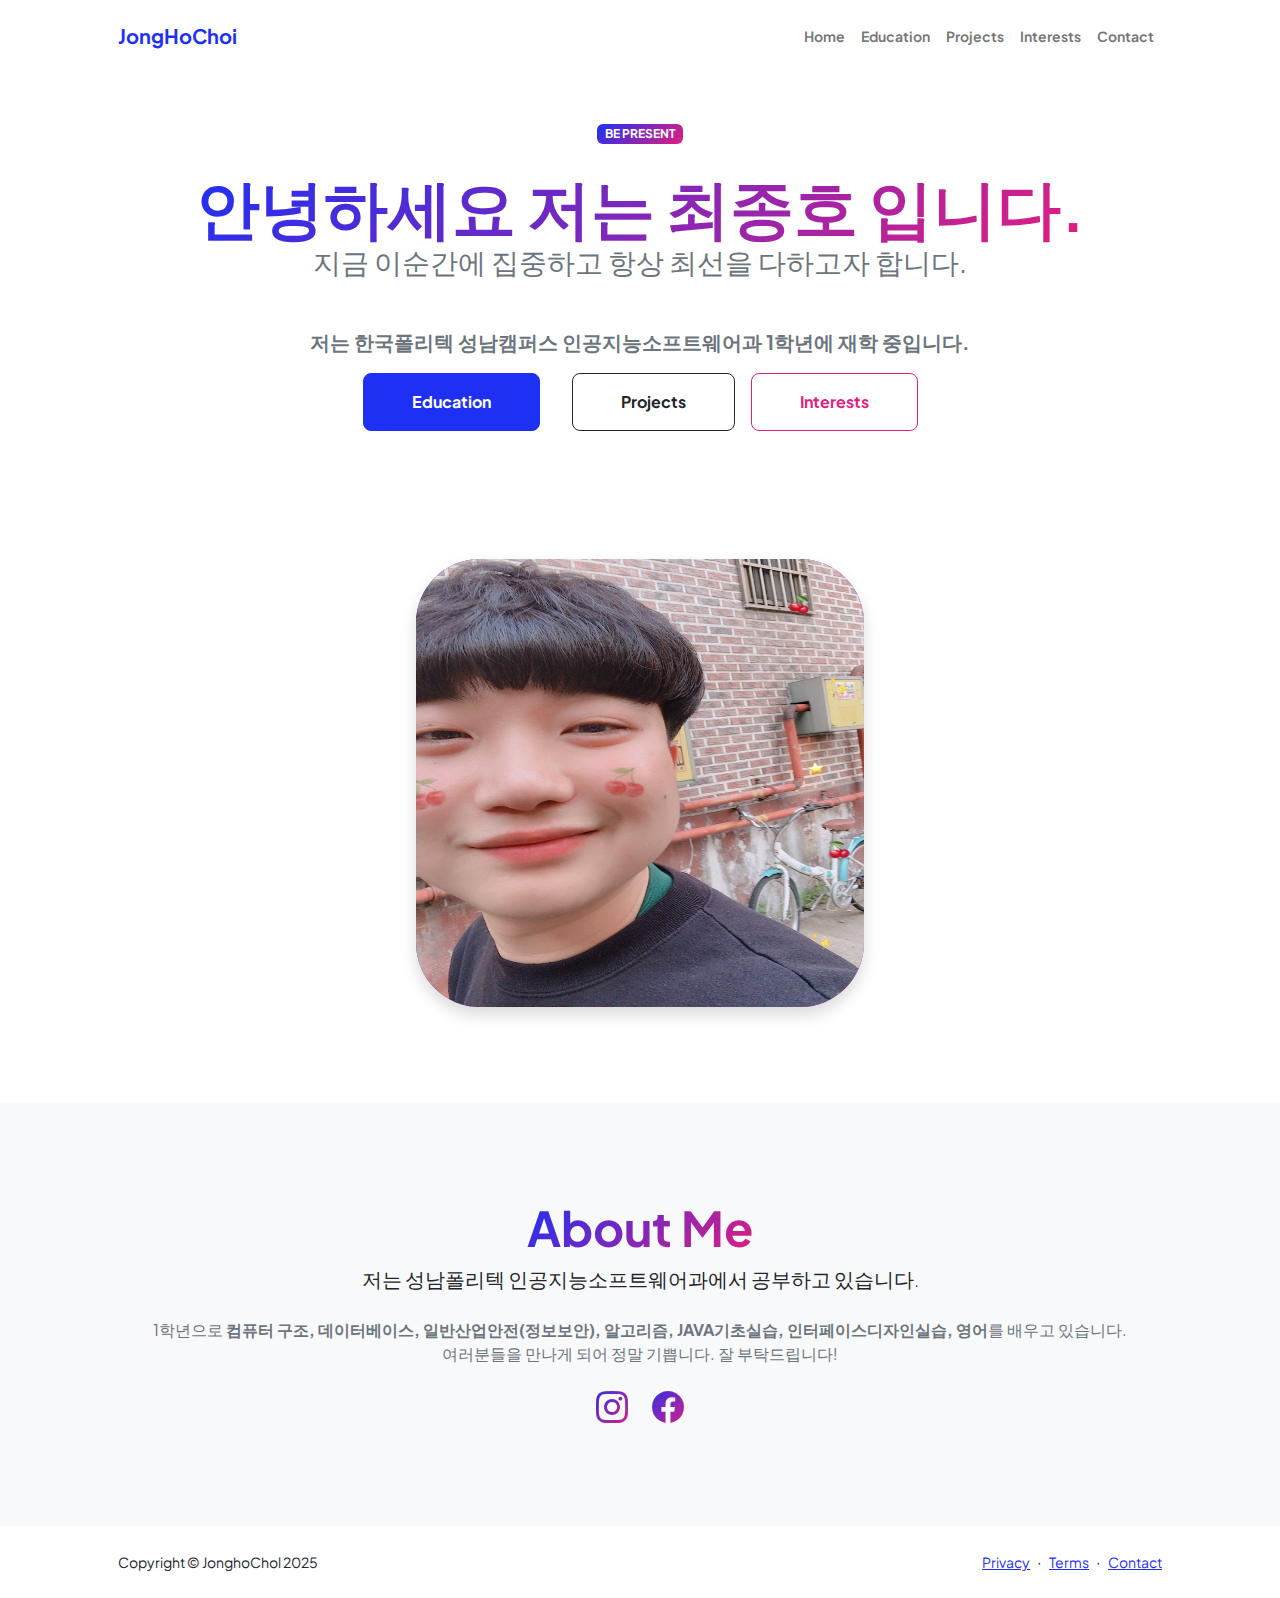
<file: index.html>
<!DOCTYPE html>
<html lang="ko">

<head>
    <meta charset="utf-8" />
    <meta name="viewport" content="width=device-width, initial-scale=1, shrink-to-fit=no" />
    <meta name="description" content="" />
    <meta name="author" content="" />
    <title>JonghoChoi - Portfolio</title>
    <!-- Favicon-->
    <link rel="icon" type="image/x-icon" href="assets/favicon.ico" />
    <!-- Custom Google font-->
    <link rel="preconnect" href="https://fonts.googleapis.com" />
    <link rel="preconnect" href="https://fonts.gstatic.com" crossorigin />
    <link
        href="https://fonts.googleapis.com/css2?family=Plus+Jakarta+Sans:wght@100;200;300;400;500;600;700;800;900&display=swap"
        rel="stylesheet" />
    <!-- Bootstrap icons-->
    <link href="https://cdn.jsdelivr.net/npm/bootstrap-icons@1.8.1/font/bootstrap-icons.css" rel="stylesheet" />
    <!-- Core theme CSS (includes Bootstrap)-->
    <link href="css/styles.css" rel="stylesheet" />
</head>

<body class="d-flex flex-column h-100">
    <main class="flex-shrink-0">
        <!-- Navigation-->
        <nav class="navbar navbar-expand-lg navbar-light bg-white py-3">
            <div class="container px-5">
                <a class="navbar-brand" href="index.html"><span class="fw-bolder text-primary">JongHoChoi</span></a>
                <button class="navbar-toggler" type="button" data-bs-toggle="collapse"
                    data-bs-target="#navbarSupportedContent" aria-controls="navbarSupportedContent"
                    aria-expanded="false" aria-label="Toggle navigation">
                    <span class="navbar-toggler-icon"></span>
                </button>
                <div class="collapse navbar-collapse" id="navbarSupportedContent">
                    <ul class="navbar-nav ms-auto mb-2 mb-lg-0 small fw-bolder">
                        <li class="nav-item"><a class="nav-link" href="index.html">Home</a></li>
                        <li class="nav-item"><a class="nav-link" href="education.html">Education</a></li>
                        <li class="nav-item"><a class="nav-link" href="Projects.html">Projects</a></li>
                        <li class="nav-item"><a class="nav-link" href="Interests.html">Interests</a></li>
                        <li class="nav-item"><a class="nav-link" href="contact.html">Contact</a></li>
                    </ul>
                </div>
            </div>
        </nav>

        <!-- Header -->
        <header class="py-5">
            <div class="container px-5 pb-5">
                <div class="row gx-5 align-items-center">
                    <div class="col-xxl-5">
                        <!-- Header text content -->
                        <div class="text-center text-xxl-start">
                            <div class="badge bg-gradient-primary-to-secondary text-white mb-4">
                                <div class="text-uppercase">Be Present</div>
                            </div>
                            <h1 class="display-3 fw-bolder mb-5">
                                <span class="text-gradient d-inline">안녕하세요 저는 최종호 입니다.</span>
                                <div class="fs-3 fw-light text-muted"><strong>지금 이순간에 집중하고 항상 최선을 다하고자 합니다.</strong>
                                </div>
                            </h1>
                            <p class="lead fw-normal text-muted">
                                <strong>저는 한국폴리텍 성남캠퍼스 인공지능소프트웨어과 1학년에 재학 중입니다.</strong>
                            </p>
                            <div
                                class="d-grid gap-3 d-sm-flex justify-content-sm-center justify-content-xxl-start mb-3">
                                <a class="btn btn-primary btn-lg px-5 py-3 me-sm-3 fs-6 fw-bolder"
                                    href="resume.html">Education</a>
                                <a class="btn btn-outline-dark btn-lg px-5 py-3 fs-6 fw-bolder"
                                    href="Projects.html">Projects</a>
                                <a class="btn btn-outline-secondary btn-lg px-5 py-3 fs-6 fw-bolder"
                                    href="Interests.html">Interests</a>
                            </div>
                        </div>
                    </div>
                    <div class="col-xxl-7 d-flex justify-content-center mt-5 mt-xxl-0">
                        <div class="profile bg-gradient-primary-to-secondary  p-3 shadow">
                            <img class="profile-img img-fluid " src="assets/CJH.jpg" alt="최종호 프로필 사진"
                                style="height: 100%;width: 100%;border-radius: 5vw;" />
                        </div>
                    </div>
                </div>
            </div>
        </header>

        <!-- About Me Section -->
        <section class="bg-light py-5">
            <div class="container px-5">
                <div class="row gx-5 justify-content-center">
                    <div class="col-xxl-8">
                        <div class="text-center my-5">
                            <h2 class="display-5 fw-bolder"><span class="text-gradient d-inline">About Me</span></h2>
                            <p class="lead fw-light mb-4">저는 성남폴리텍 인공지능소프트웨어과에서 공부하고 있습니다.</p>
                            <p class="text-muted">
                                1학년으로 <strong>컴퓨터 구조, 데이터베이스, 일반산업안전(정보보안), 알고리즘, JAVA기초실습, 인터페이스디자인실습, 영어</strong>를 배우고
                                있습니다.<br />
                                여러분들을 만나게 되어 정말 기쁩니다. 잘 부탁드립니다!
                            </p>
                            <div class="d-flex justify-content-center fs-2 gap-4">
                                <a class="text-gradient" href="https://www.instagram.com/hi.jongho/"><i
                                        class="bi bi-instagram"></i></a>
                                <a class="text-gradient"
                                    href="https://www.facebook.com/profile.php?id=100010008457502"><i
                                        class="bi bi-facebook"></i></a>
                            </div>
                        </div>
                    </div>
                </div>
            </div>
        </section>
    </main>

    <!-- Footer -->
    <footer class="bg-white py-4 mt-auto">
        <div class="container px-5">
            <div class="row align-items-center justify-content-between flex-column flex-sm-row">
                <div class="col-auto">
                    <div class="small m-0">Copyright &copy; JonghoChol 2025</div>
                </div>
                <div class="col-auto">
                    <a class="small" href="#">Privacy</a>
                    <span class="mx-1">&middot;</span>
                    <a class="small" href="#">Terms</a>
                    <span class="mx-1">&middot;</span>
                    <a class="small" href="contact.html">Contact</a>
                </div>
            </div>
        </div>
    </footer>

    <!-- Bootstrap core JS -->
    <script src="https://cdn.jsdelivr.net/npm/bootstrap@5.2.3/dist/js/bootstrap.bundle.min.js"></script>
    <!-- Core theme JS -->
    <script src="js/scripts.js"></script>
</body>

</html>
</file>
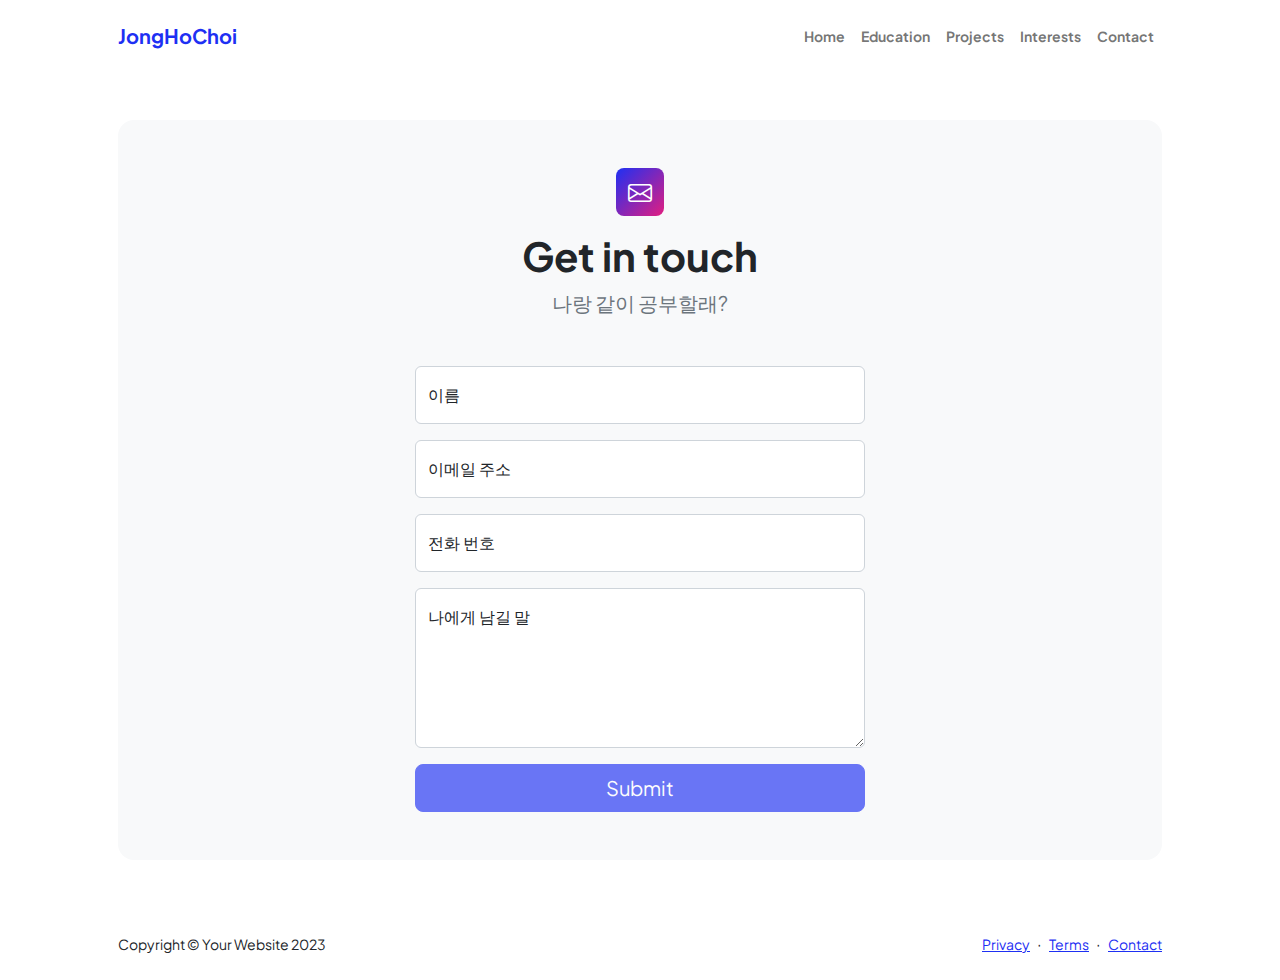
<file: contact.html>
<!DOCTYPE html>
<html lang="en">

<head>
    <meta charset="utf-8" />
    <meta name="viewport" content="width=device-width, initial-scale=1, shrink-to-fit=no" />
    <meta name="description" content />
    <meta name="author" content />
    <title>JongHoChoi Contact</title>
    <!-- Favicon-->
    <link rel="icon" type="image/x-icon" href="assets/favicon.ico" />
    <!-- Custom Google font-->
    <link rel="preconnect" href="https://fonts.googleapis.com" />
    <link rel="preconnect" href="https://fonts.gstatic.com" crossorigin />
    <link
        href="https://fonts.googleapis.com/css2?family=Plus+Jakarta+Sans:wght@100;200;300;400;500;600;700;800;900&amp;display=swap"
        rel="stylesheet" />
    <!-- Bootstrap icons-->
    <link href="https://cdn.jsdelivr.net/npm/bootstrap-icons@1.8.1/font/bootstrap-icons.css" rel="stylesheet" />
    <!-- Core theme CSS (includes Bootstrap)-->
    <link href="css/styles.css" rel="stylesheet" />
</head>

<body class="d-flex flex-column">
    <main class="flex-shrink-0">
        <!-- Navigation-->
        <nav class="navbar navbar-expand-lg navbar-light bg-white py-3">
            <div class="container px-5">
                <a class="navbar-brand" href="index.html"><span class="fw-bolder text-primary">JongHoChoi</span></a>
                <button class="navbar-toggler" type="button" data-bs-toggle="collapse"
                    data-bs-target="#navbarSupportedContent" aria-controls="navbarSupportedContent"
                    aria-expanded="false" aria-label="Toggle navigation"><span
                        class="navbar-toggler-icon"></span></button>
                <div class="collapse navbar-collapse" id="navbarSupportedContent">
                    <ul class="navbar-nav ms-auto mb-2 mb-lg-0 small fw-bolder">
                        <li class="nav-item"><a class="nav-link" href="index.html">Home</a></li>
                        <li class="nav-item"><a class="nav-link" href="education.html">Education</a></li>
                        <li class="nav-item"><a class="nav-link" href="projects.html">Projects</a></li>
                        <li class="nav-item"><a class="nav-link" href="Interests.html">Interests</a></li>
                        <li class="nav-item"><a class="nav-link" href="contact.html">Contact</a></li>

                    </ul>
                </div>
            </div>
        </nav>
        <!-- Page content-->
        <section class="py-5">
            <div class="container px-5">
                <!-- Contact form-->
                <div class="bg-light rounded-4 py-5 px-4 px-md-5">
                    <div class="text-center mb-5">
                        <div class="feature bg-primary bg-gradient-primary-to-secondary text-white rounded-3 mb-3"><i
                                class="bi bi-envelope"></i></div>
                        <h1 class="fw-bolder">Get in touch</h1>
                        <p class="lead fw-normal text-muted mb-0">나랑 같이 공부할래?</p>
                    </div>
                    <div class="row gx-5 justify-content-center">
                        <div class="col-lg-8 col-xl-6">
                            <!-- * * * * * * * * * * * * * * *-->
                            <!-- * * SB Forms Contact Form * *-->
                            <!-- * * * * * * * * * * * * * * *-->
                            <!-- This form is pre-integrated with SB Forms.-->
                            <!-- To make this form functional, sign up at-->
                            <!-- https://startbootstrap.com/solution/contact-forms-->
                            <!-- to get an API token!-->
                            <form id="contactForm" data-sb-form-api-token="API_TOKEN">
                                <!-- Name input-->
                                <div class="form-floating mb-3">
                                    <input class="form-control" id="name" type="text" placeholder="Enter your name..."
                                        data-sb-validations="required" />
                                    <label for="name">이름</label>
                                    <div class="invalid-feedback" data-sb-feedback="name:required">A name is required.
                                    </div>
                                </div>
                                <!-- Email address input-->
                                <div class="form-floating mb-3">
                                    <input class="form-control" id="email" type="email" placeholder="name@example.com"
                                        data-sb-validations="required,email" />
                                    <label for="email">이메일 주소</label>
                                    <div class="invalid-feedback" data-sb-feedback="email:required">An email is
                                        required.</div>
                                    <div class="invalid-feedback" data-sb-feedback="email:email">Email is not valid.
                                    </div>
                                </div>
                                <!-- Phone number input-->
                                <div class="form-floating mb-3">
                                    <input class="form-control" id="phone" type="tel" placeholder="(123) 456-7890"
                                        data-sb-validations="required" />
                                    <label for="phone">전화 번호</label>
                                    <div class="invalid-feedback" data-sb-feedback="phone:required">A phone number is
                                        required.</div>
                                </div>
                                <!-- Message input-->
                                <div class="form-floating mb-3">
                                    <textarea class="form-control" id="message" type="text"
                                        placeholder="Enter your message here..." style="height: 10rem"
                                        data-sb-validations="required"></textarea>
                                    <label for="message">나에게 남길 말</label>
                                    <div class="invalid-feedback" data-sb-feedback="message:required">A message is
                                        required.</div>
                                </div>
                                <!-- Submit success message-->
                                <!---->
                                <!-- This is what your users will see when the form-->
                                <!-- has successfully submitted-->
                                <div class="d-none" id="submitSuccessMessage">
                                    <div class="text-center mb-3">
                                        <div class="fw-bolder">Form submission successful!</div>
                                        To activate this form, sign up at
                                        <br />
                                        <a
                                            href="https://startbootstrap.com/solution/contact-forms">https://startbootstrap.com/solution/contact-forms</a>
                                    </div>
                                </div>
                                <!-- Submit error message-->
                                <!---->
                                <!-- This is what your users will see when there is-->
                                <!-- an error submitting the form-->
                                <div class="d-none" id="submitErrorMessage">
                                    <div class="text-center text-danger mb-3">Error sending message!</div>
                                </div>
                                <!-- Submit Button-->
                                <div class="d-grid"><button class="btn btn-primary btn-lg disabled" id="submitButton"
                                        type="submit">Submit</button></div>
                            </form>
                        </div>
                    </div>
                </div>
            </div>
        </section>
    </main>
    <!-- Footer-->
    <footer class="bg-white py-4 mt-auto">
        <div class="container px-5">
            <div class="row align-items-center justify-content-between flex-column flex-sm-row">
                <div class="col-auto">
                    <div class="small m-0">Copyright &copy; Your Website 2023</div>
                </div>
                <div class="col-auto">
                    <a class="small" href="#!">Privacy</a>
                    <span class="mx-1">&middot;</span>
                    <a class="small" href="#!">Terms</a>
                    <span class="mx-1">&middot;</span>
                    <a class="small" href="#!">Contact</a>
                </div>
            </div>
        </div>
    </footer>
    <!-- Bootstrap core JS-->
    <script src="https://cdn.jsdelivr.net/npm/bootstrap@5.2.3/dist/js/bootstrap.bundle.min.js"></script>
    <!-- Core theme JS-->
    <script src="js/scripts.js"></script>
    <!-- * * * * * * * * * * * * * * * * * * * * * * * * * * * * * * * * * * * * * * * *-->
    <!-- * *                               SB Forms JS                               * *-->
    <!-- * * Activate your form at https://startbootstrap.com/solution/contact-forms * *-->
    <!-- * * * * * * * * * * * * * * * * * * * * * * * * * * * * * * * * * * * * * * * *-->
    <script src="https://cdn.startbootstrap.com/sb-forms-latest.js"></script>
</body>

</html>
</file>
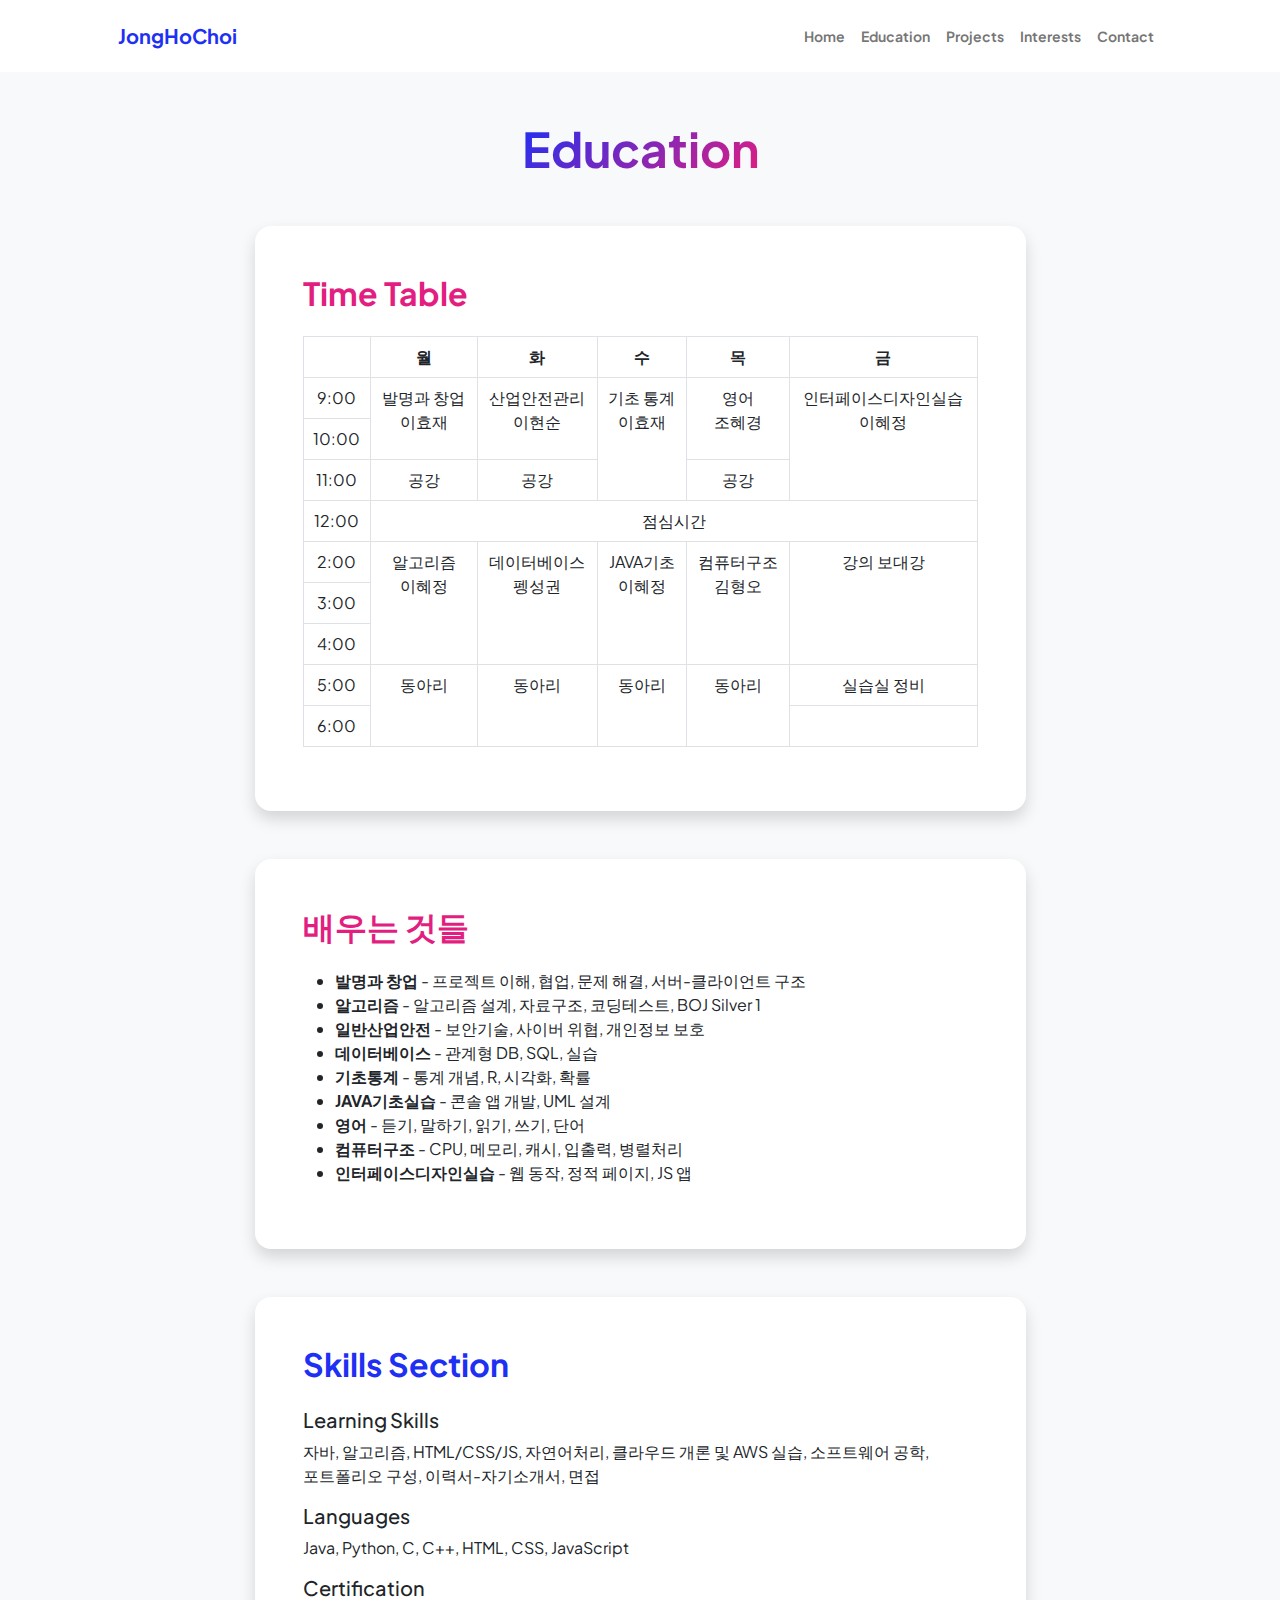
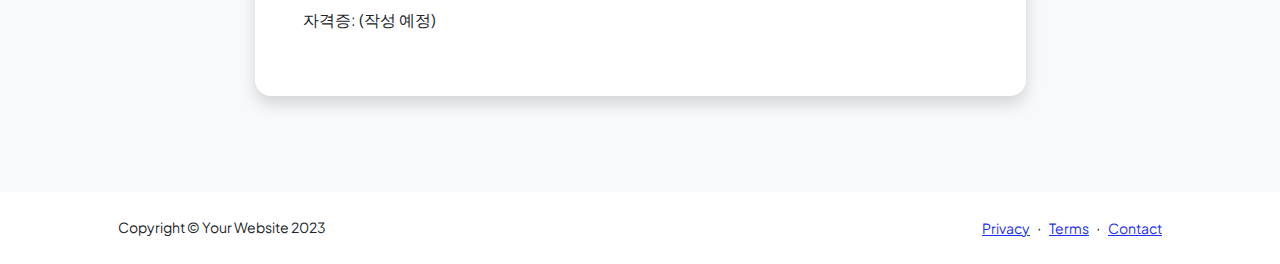
<file: education.html>
<!DOCTYPE html>
<html lang="en">

<head>
    <meta charset="utf-8" />
    <meta name="viewport" content="width=device-width, initial-scale=1, shrink-to-fit=no" />
    <meta name="description" content="" />
    <meta name="author" content="" />
    <title>JongHoChoi Education</title>
    <!-- Favicon-->
    <link rel="icon" type="image/x-icon" href="assets/favicon.ico" />
    <!-- Custom Google font-->
    <link rel="preconnect" href="https://fonts.googleapis.com" />
    <link rel="preconnect" href="https://fonts.gstatic.com" crossorigin />
    <link
        href="https://fonts.googleapis.com/css2?family=Plus+Jakarta+Sans:wght@100;200;300;400;500;600;700;800;900&amp;display=swap"
        rel="stylesheet" />
    <!-- Bootstrap icons-->
    <link href="https://cdn.jsdelivr.net/npm/bootstrap-icons@1.8.1/font/bootstrap-icons.css" rel="stylesheet" />
    <!-- Core theme CSS (includes Bootstrap)-->
    <link href="css/styles.css" rel="stylesheet" />
</head>

<body class="d-flex flex-column h-100 bg-light">
    <main class="flex-shrink-0">
        <!-- Navigation-->
        <nav class="navbar navbar-expand-lg navbar-light bg-white py-3">
            <div class="container px-5">
                <a class="navbar-brand" href="index.html"><span class="fw-bolder text-primary">JongHoChoi</span></a>
                <button class="navbar-toggler" type="button" data-bs-toggle="collapse"
                    data-bs-target="#navbarSupportedContent" aria-controls="navbarSupportedContent"
                    aria-expanded="false" aria-label="Toggle navigation"><span
                        class="navbar-toggler-icon"></span></button>
                <div class="collapse navbar-collapse" id="navbarSupportedContent">
                    <ul class="navbar-nav ms-auto mb-2 mb-lg-0 small fw-bolder">
                        <li class="nav-item"><a class="nav-link" href="index.html">Home</a></li>
                        <li class="nav-item"><a class="nav-link" href="education.html">Education</a></li>
                        <li class="nav-item"><a class="nav-link" href="projects.html">Projects</a></li>
                        <li class="nav-item"><a class="nav-link" href="Interests.html">Interests</a></li>
                        <li class="nav-item"><a class="nav-link" href="contact.html">Contact</a></li>
                    </ul>
                </div>
            </div>
        </nav>
        <!-- Page Content-->
        <div class="container px-5 my-5">
            <div class="text-center mb-5">
                <h1 class="display-5 fw-bolder mb-0"><span class="text-gradient d-inline">Education</span></h1>
            </div>
            <div class="row gx-5 justify-content-center">
                <div class="col-lg-11 col-xl-9 col-xxl-8">

                    <!-- ✨ 너가 만든 Education 콘텐츠 삽입 위치 -->
                    <section>


                        <!-- Education Section - Custom 추가 (카드 3개) -->
                        <section class="mb-5">
                            <!-- 카드 1: Time Table -->
                            <div class="card shadow border-0 rounded-4 mb-5">
                                <div class="card-body p-5">
                                    <h2 class="text-secondary fw-bolder mb-4">Time Table</h2>
                                    <div class="table-responsive">
                                        <table class="table table-bordered text-center">
                                            <tr>
                                                <td></td>
                                                <th>월</th>
                                                <th>화</th>
                                                <th>수</th>
                                                <th>목</th>
                                                <th>금</th>
                                            </tr>
                                            <tr>
                                                <td>9:00</td>
                                                <td rowspan="2">발명과 창업<br />이효재</td>
                                                <td rowspan="2">산업안전관리<br />이현순</td>
                                                <td rowspan="3">기초 통계<br />이효재</td>
                                                <td rowspan="2">영어<br />조혜경</td>
                                                <td rowspan="3">인터페이스디자인실습<br />이혜정</td>
                                            </tr>
                                            <tr>
                                                <td>10:00</td>
                                            </tr>
                                            <tr>
                                                <td>11:00</td>
                                                <td>공강</td>
                                                <td>공강</td>
                                                <td>공강</td>
                                            </tr>
                                            <tr>
                                                <td>12:00</td>
                                                <td colspan="5">점심시간</td>
                                            </tr>
                                            <tr>
                                                <td>2:00</td>
                                                <td rowspan="3">알고리즘<br />이혜정</td>
                                                <td rowspan="3">데이터베이스<br />펭성권</td>
                                                <td rowspan="3">JAVA기초<br />이혜정</td>
                                                <td rowspan="3">컴퓨터구조<br />김형오</td>
                                                <td rowspan="3">강의 보대강</td>
                                            </tr>
                                            <tr>
                                                <td>3:00</td>
                                            </tr>
                                            <tr>
                                                <td>4:00</td>
                                            </tr>
                                            <tr>
                                                <td>5:00</td>
                                                <td rowspan="2">동아리</td>
                                                <td rowspan="2">동아리</td>
                                                <td rowspan="2">동아리</td>
                                                <td rowspan="2">동아리</td>
                                                <td>실습실 정비</td>
                                            </tr>
                                            <tr>
                                                <td>6:00</td>
                                                <td></td>
                                            </tr>
                                        </table>
                                    </div>
                                </div>
                            </div>


                            <!-- 카드 2: Lectures -->
                            <div class="card shadow border-0 rounded-4 mb-5">
                                <div class="card-body p-5">
                                    <h2 class="text-secondary fw-bolder mb-4">배우는 것들</h2>
                                    <ul>
                                        <li><b>발명과 창업</b> - 프로젝트 이해, 협업, 문제 해결, 서버-클라이언트 구조</li>
                                        <li><b>알고리즘</b> - 알고리즘 설계, 자료구조, 코딩테스트, BOJ Silver 1</li>
                                        <li><b>일반산업안전</b> - 보안기술, 사이버 위협, 개인정보 보호</li>
                                        <li><b>데이터베이스</b> - 관계형 DB, SQL, 실습</li>
                                        <li><b>기초통계</b> - 통계 개념, R, 시각화, 확률</li>
                                        <li><b>JAVA기초실습</b> - 콘솔 앱 개발, UML 설계</li>
                                        <li><b>영어</b> - 듣기, 말하기, 읽기, 쓰기, 단어</li>
                                        <li><b>컴퓨터구조</b> - CPU, 메모리, 캐시, 입출력, 병렬처리</li>
                                        <li><b>인터페이스디자인실습</b> - 웹 동작, 정적 페이지, JS 앱</li>
                                    </ul>
                                </div>
                            </div>
                            <!-- 카드 3: Skills Section -->
                            <div class="card shadow border-0 rounded-4 mb-5">
                                <div class="card-body p-5">
                                    <h2 class="text-primary fw-bolder mb-4">Skills Section</h2>
                                    <h5>Learning Skills</h5>
                                    <p>
                                        자바, 알고리즘, HTML/CSS/JS, 자연어처리, 클라우드 개론 및 AWS 실습, 소프트웨어 공학,<br />
                                        포트폴리오 구성, 이력서-자기소개서, 면접
                                    </p>
                                    <h5>Languages</h5>
                                    <p>Java, Python, C, C++, HTML, CSS, JavaScript</p>
                                    <h5>Certification</h5>
                                    <p>자격증: (작성 예정)</p>
                                </div>
                            </div>
                        </section>
    </main>

    <!-- Footer-->
    <footer class="bg-white py-4 mt-auto">
        <div class="container px-5">
            <div class="row align-items-center justify-content-between flex-column flex-sm-row">
                <div class="col-auto">
                    <div class="small m-0">Copyright &copy; Your Website 2023</div>
                </div>
                <div class="col-auto">
                    <a class="small" href="#!">Privacy</a>
                    <span class="mx-1">&middot;</span>
                    <a class="small" href="#!">Terms</a>
                    <span class="mx-1">&middot;</span>
                    <a class="small" href="#!">Contact</a>
                </div>
            </div>
        </div>
    </footer>

    <!-- Bootstrap core JS-->
    <script src="https://cdn.jsdelivr.net/npm/bootstrap@5.2.3/dist/js/bootstrap.bundle.min.js"></script>
    <!-- Core theme JS-->
    <script src="js/scripts.js"></script>
</body>

</html>
</file>
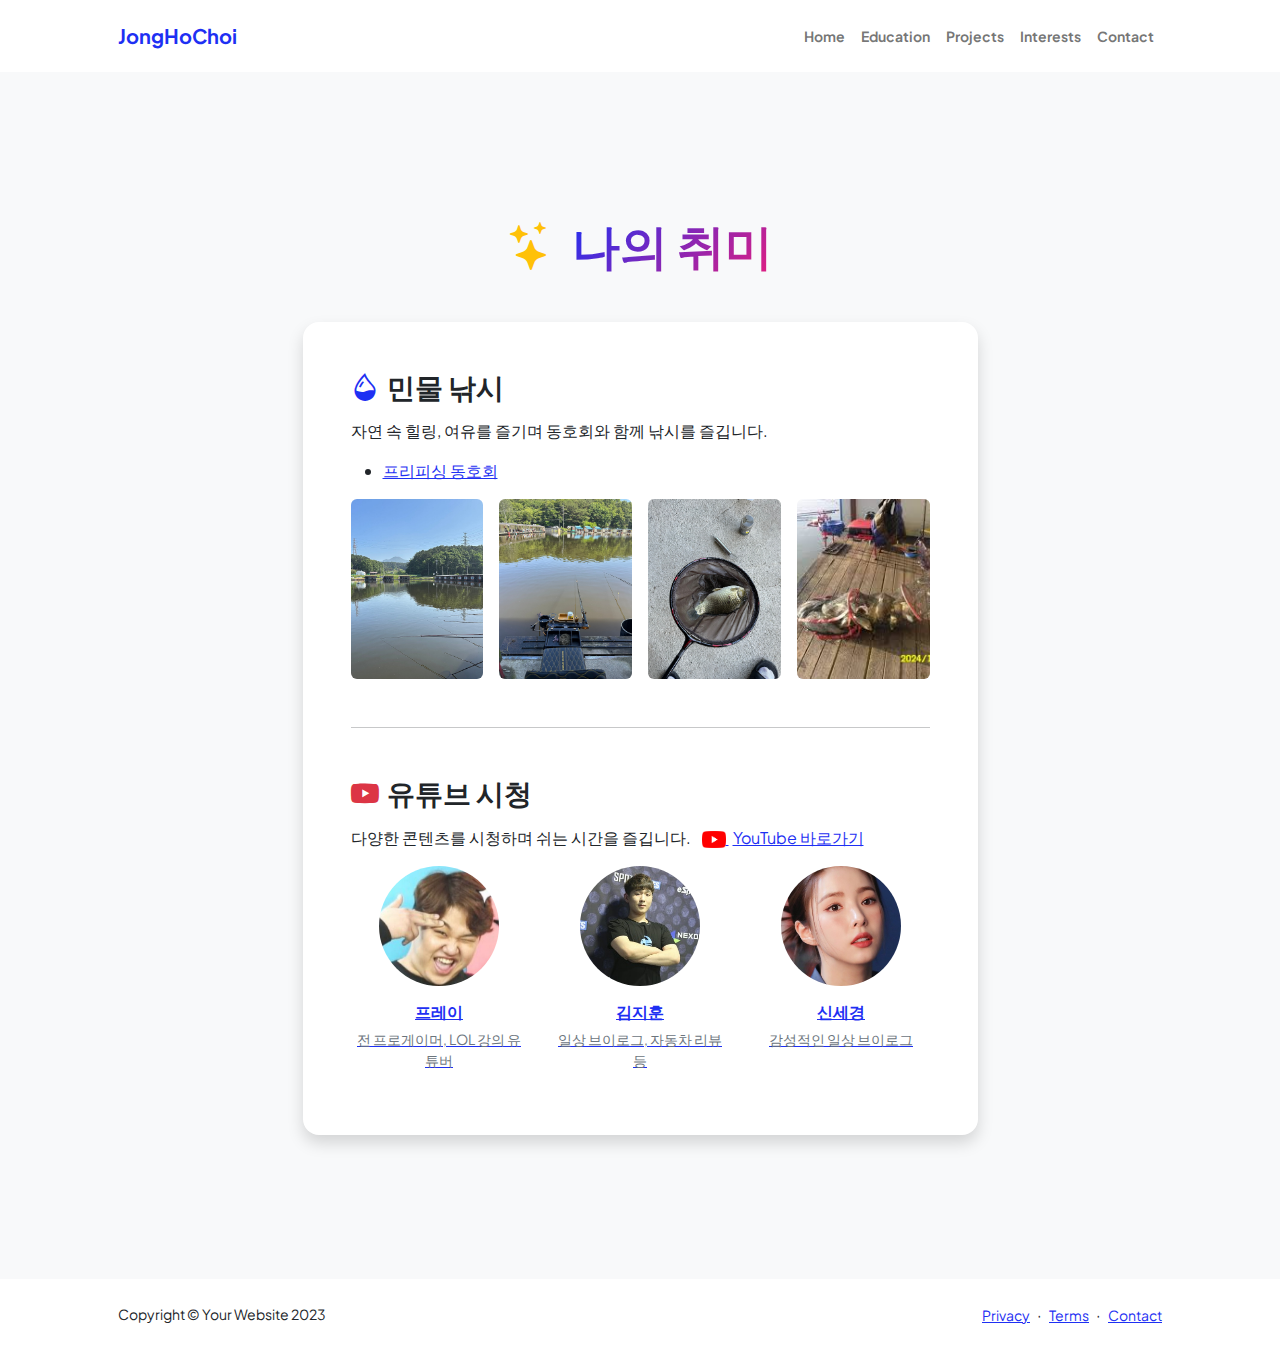
<file: interests.html>
<!DOCTYPE html>
<html lang="en">

<head>
    <meta charset="utf-8" />
    <meta name="viewport" content="width=device-width, initial-scale=1, shrink-to-fit=no" />
    <meta name="description" content="" />
    <meta name="author" content="" />
    <title>JongHoChoi Interests</title>
    <link rel="icon" type="image/x-icon" href="assets/favicon.ico" />
    <link rel="preconnect" href="https://fonts.googleapis.com" />
    <link rel="preconnect" href="https://fonts.gstatic.com" crossorigin />
    <link
        href="https://fonts.googleapis.com/css2?family=Plus+Jakarta+Sans:wght@100;200;300;400;500;600;700;800;900&amp;display=swap"
        rel="stylesheet" />
    <link href="https://cdn.jsdelivr.net/npm/bootstrap-icons@1.8.1/font/bootstrap-icons.css" rel="stylesheet" />
    <link href="css/styles.css" rel="stylesheet" />
</head>

<body class="d-flex flex-column h-100 bg-light">
    <main class="flex-shrink-0">
        <!-- Navigation-->
        <nav class="navbar navbar-expand-lg navbar-light bg-white py-3">
            <div class="container px-5">
                <a class="navbar-brand" href="index.html"><span class="fw-bolder text-primary">JongHoChoi</span></a>
                <button class="navbar-toggler" type="button" data-bs-toggle="collapse"
                    data-bs-target="#navbarSupportedContent" aria-controls="navbarSupportedContent"
                    aria-expanded="false" aria-label="Toggle navigation"><span
                        class="navbar-toggler-icon"></span></button>
                <div class="collapse navbar-collapse" id="navbarSupportedContent">
                    <ul class="navbar-nav ms-auto mb-2 mb-lg-0 small fw-bolder">
                        <li class="nav-item"><a class="nav-link" href="index.html">Home</a></li>
                        <li class="nav-item"><a class="nav-link" href="education.html">Education</a></li>
                        <li class="nav-item"><a class="nav-link" href="projects.html">Projects</a></li>
                        <li class="nav-item"><a class="nav-link" href="Interests.html">Interests</a></li>
                        <li class="nav-item"><a class="nav-link" href="contact.html">Contact</a></li>
                    </ul>
                </div>
            </div>
        </nav>

        <!-- Page Content-->
        <div class="container px-5 my-5">

            <div class="row gx-5 justify-content-center">
                <div class="col-lg-11 col-xl-9 col-xxl-8">

                    <!-- 기존 Experience, Education, Skills 등... -->

                    <!-- Divider-->
                    <div class="pb-5"></div>

                    <!-- Interests Section -->
                    <section class="py-5">
                        <div class="container px-5 mb-5">
                            <div class="text-center mb-5">
                                <h1 class="display-5 fw-bolder mb-0">
                                    <i class="bi bi-stars text-warning me-2"></i>
                                    <span class="text-gradient d-inline">나의 취미</span>
                                </h1>
                            </div>

                            <div class="card shadow border-0 rounded-4 mb-5">
                                <div class="card-body p-5">
                                    <!-- 🎣 민물 낚시 -->
                                    <div class="mb-5">
                                        <h3 class="fw-bold mb-3">
                                            <i class="bi bi-droplet-half text-primary me-2"></i>민물 낚시
                                        </h3>
                                        <p>자연 속 힐링, 여유를 즐기며 동호회와 함께 낚시를 즐깁니다.</p>
                                        <ul>
                                            <li><a href="https://cafe.naver.com/dongbufishingclub" target="_blank">프리피싱
                                                    동호회</a></li>
                                        </ul>
                                        <div class="row g-3">
                                            <div class="col-6 col-md-3">
                                                <img src="assets/Fishing3.jpeg" class="img-fluid rounded"
                                                    style="height: 180px; object-fit: cover;" />
                                            </div>
                                            <div class="col-6 col-md-3">
                                                <img src="assets/Fishing1.jpeg" class="img-fluid rounded"
                                                    style="height: 180px; object-fit: cover;" />
                                            </div>
                                            <div class="col-6 col-md-3">
                                                <img src="assets/Fishing2.jpeg" class="img-fluid rounded"
                                                    style="height: 180px; object-fit: cover;" />
                                            </div>
                                            <div class="col-6 col-md-3">
                                                <img src="assets/images.jpg" class="img-fluid rounded"
                                                    style="height: 180px; object-fit: cover;" />
                                            </div>
                                        </div>
                                    </div>

                                    <hr class="my-5" />

                                    <!-- 📺 유튜브 시청 -->
                                    <div>
                                        <h3 class="fw-bold mb-3">
                                            <i class="bi bi-youtube text-danger me-2"></i>유튜브 시청
                                        </h3>
                                        <p>
                                            다양한 콘텐츠를 시청하며 쉬는 시간을 즐깁니다.
                                            <a href="https://www.youtube.com" target="_blank" class="ms-2">
                                                <img src="assets/다운로드.png" alt="유튜브" width="24" />
                                                <span class="ms-1">YouTube 바로가기</span>
                                            </a>
                                        </p>

                                        <div class="row g-4 text-center">
                                            <!-- 프레이 -->
                                            <div class="col-12 col-md-4">
                                                <a href="https://www.youtube.com/@pray94" target="_blank">
                                                    <img src="assets/프레이.jpg" width="120" height="120"
                                                        class="rounded-circle mb-2" style="object-fit: cover;" />
                                                    <h6 class="fw-bold mt-2">프레이</h6>
                                                    <p class="text-muted small">전 프로게이머, LOL 강의 유튜버</p>
                                                </a>
                                            </div>
                                            <!-- 김지훈 -->
                                            <div class="col-12 col-md-4">
                                                <a href="https://www.youtube.com/@J1hunGod" target="_blank">
                                                    <img src="assets/김지훈.jpg" width="120" height="120"
                                                        class="rounded-circle mb-2" style="object-fit: cover;" />
                                                    <h6 class="fw-bold mt-2">김지훈</h6>
                                                    <p class="text-muted small">일상 브이로그, 자동차 리뷰 등</p>
                                                </a>
                                            </div>
                                            <!-- 신세경 -->
                                            <div class="col-12 col-md-4">
                                                <a href="https://www.youtube.com/@sjkuksee/videos" target="_blank">
                                                    <img src="assets/신세경1.jpg" width="120" height="120"
                                                        class="rounded-circle mb-2" style="object-fit: cover;" />
                                                    <h6 class="fw-bold mt-2">신세경</h6>
                                                    <p class="text-muted small">감성적인 일상 브이로그</p>
                                                </a>
                                            </div>
                                        </div>
                                    </div>
                                </div>
                            </div>
                        </div>
                    </section>

                </div>
            </div>
        </div>
    </main>

    <!-- Footer-->
    <footer class="bg-white py-4 mt-auto">
        <div class="container px-5">
            <div class="row align-items-center justify-content-between flex-column flex-sm-row">
                <div class="col-auto">
                    <div class="small m-0">Copyright &copy; Your Website 2023</div>
                </div>
                <div class="col-auto">
                    <a class="small" href="#!">Privacy</a>
                    <span class="mx-1">&middot;</span>
                    <a class="small" href="#!">Terms</a>
                    <span class="mx-1">&middot;</span>
                    <a class="small" href="#!">Contact</a>
                </div>
            </div>
        </div>
    </footer>

    <!-- Bootstrap core JS-->
    <script src="https://cdn.jsdelivr.net/npm/bootstrap@5.2.3/dist/js/bootstrap.bundle.min.js"></script>
    <!-- Core theme JS-->
    <script src="js/scripts.js"></script>
</body>

</html>
</file>
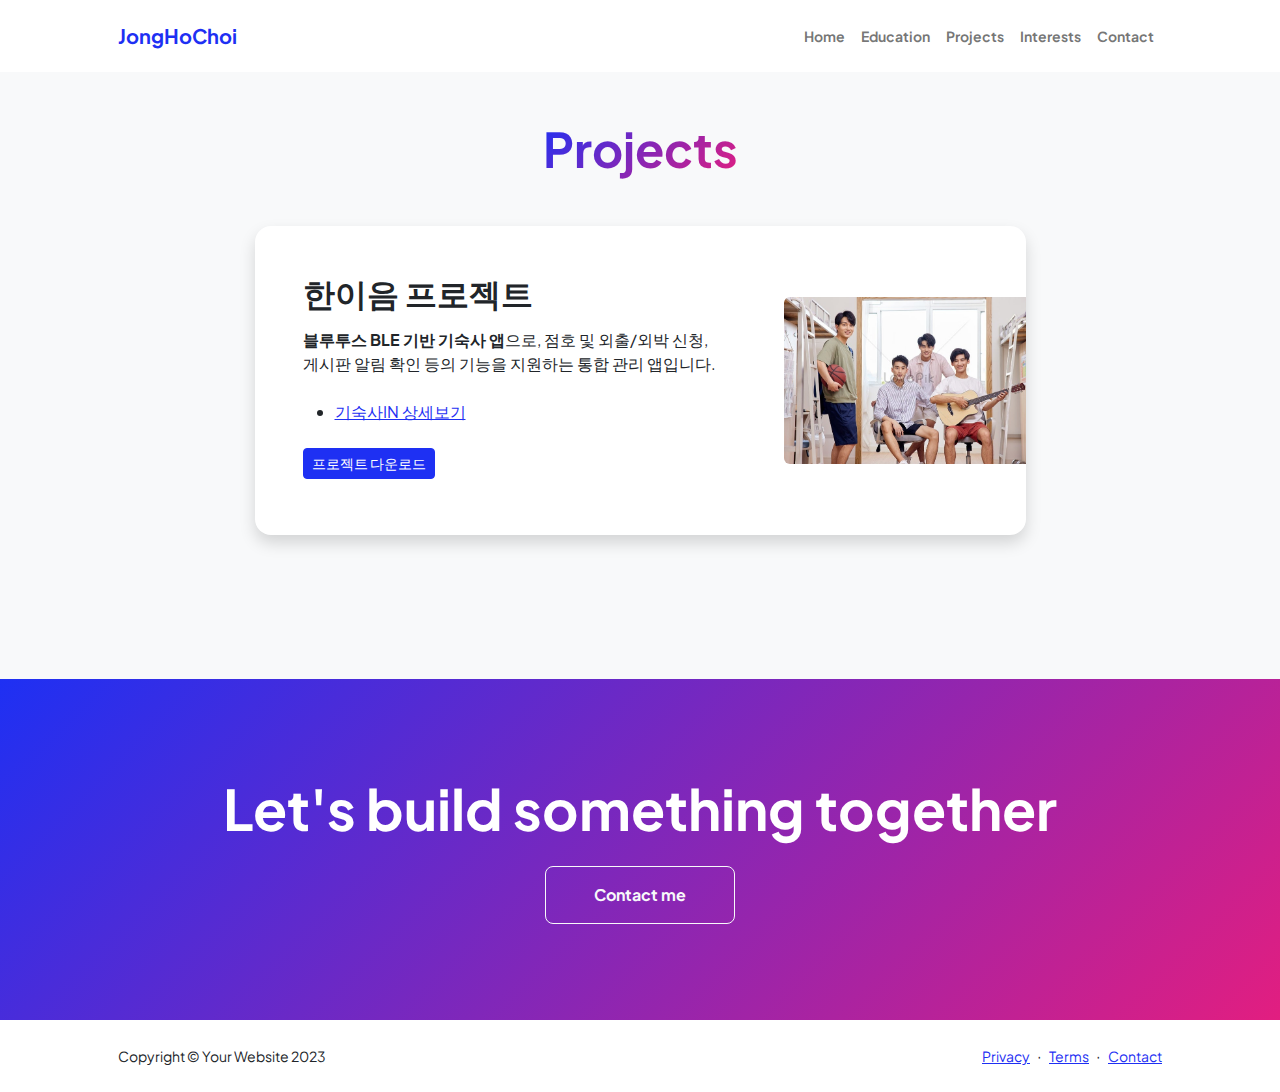
<file: projects.html>
<!DOCTYPE html>
<html lang="en">

<head>
    <meta charset="utf-8" />
    <meta name="viewport" content="width=device-width, initial-scale=1, shrink-to-fit=no" />
    <meta name="description" content="" />
    <meta name="author" content="" />
    <title>JongHoChoi Project</title>
    <link rel="icon" type="image/x-icon" href="assets/favicon.ico" />
    <link rel="preconnect" href="https://fonts.googleapis.com" />
    <link rel="preconnect" href="https://fonts.gstatic.com" crossorigin />
    <link
        href="https://fonts.googleapis.com/css2?family=Plus+Jakarta+Sans:wght@100;200;300;400;500;600;700;800;900&amp;display=swap"
        rel="stylesheet" />
    <link href="https://cdn.jsdelivr.net/npm/bootstrap-icons@1.8.1/font/bootstrap-icons.css" rel="stylesheet" />
    <link href="css/styles.css" rel="stylesheet" />
</head>

<body class="d-flex flex-column h-100 bg-light">
    <main class="flex-shrink-0">
        <!-- Navigation-->
        <nav class="navbar navbar-expand-lg navbar-light bg-white py-3">
            <div class="container px-5">
                <a class="navbar-brand" href="index.html"><span class="fw-bolder text-primary">JongHoChoi</span></a>
                <button class="navbar-toggler" type="button" data-bs-toggle="collapse"
                    data-bs-target="#navbarSupportedContent" aria-controls="navbarSupportedContent"
                    aria-expanded="false" aria-label="Toggle navigation"><span
                        class="navbar-toggler-icon"></span></button>
                <div class="collapse navbar-collapse" id="navbarSupportedContent">
                    <ul class="navbar-nav ms-auto mb-2 mb-lg-0 small fw-bolder">
                        <li class="nav-item"><a class="nav-link" href="index.html">Home</a></li>
                        <li class="nav-item"><a class="nav-link" href="education.html">Education</a></li>
                        <li class="nav-item"><a class="nav-link" href="projects.html">Projects</a></li>
                        <li class="nav-item"><a class="nav-link" href="Interests.html">Interests</a></li>
                        <li class="nav-item"><a class="nav-link" href="contact.html">Contact</a></li>

                    </ul>
                </div>
            </div>
        </nav>
        <!-- Projects Section-->
        <section class="py-5">
            <div class="container px-5 mb-5">
                <div class="text-center mb-5">
                    <h1 class="display-5 fw-bolder mb-0"><span class="text-gradient d-inline">Projects</span></h1>
                </div>
                <div class="row gx-5 justify-content-center">
                    <div class="col-lg-11 col-xl-9 col-xxl-8">
                        <!-- Project Card 1: 한이음 프로젝트 (정렬 개선) -->
                        <div class="card overflow-hidden shadow rounded-4 border-0 mb-5">
                            <div class="card-body p-0">
                                <div class="row g-0 align-items-center">
                                    <!-- Text Section -->
                                    <div class="col-lg-8 p-5">
                                        <h2 class="fw-bolder mb-3">한이음 프로젝트</h2>
                                        <p class="mb-4">
                                            <strong>블루투스 BLE 기반 기숙사 앱</strong>으로, 점호 및 외출/외박 신청, 게시판 알림 확인 등의 기능을 지원하는
                                            통합 관리 앱입니다.
                                        </p>
                                        <ul class="mb-4">
                                            <li>
                                                <a href="https://www.hanium.or.kr/intranet/pjtAply/pjtAplyDetailView.do?queryString=%26trckCd%3D%26pjtAplyYear%3D2025%26pjtAplySn%3D22524%26pjtSn%3D%26year%3D%26searchAplySttsCd%3DAll%26searchSortType%3DApply%26searchYear%3D2025%26searchType%3D1%26keyword%3D%25EA%25B8%25B0%25EC%2588%2599%26pageIndex%3D1"
                                                    target="_blank" class="text-decoration-underline">기숙사IN 상세보기</a>
                                            </li>
                                        </ul>
                                        <a href="assets/pptx/dormitory_in.pptx" class="btn btn-primary btn-sm mb-2"
                                            target="_blank">프로젝트 다운로드</a>
                                    </div>
                                    <!-- Image Section -->
                                    <div class="col-lg-4 text-center p-3">
                                        <img src="assets/다운로드3.jpg" alt="기숙사IN 프로젝트" class="img-fluid rounded"
                                            style="max-width: 250px;" />
                                    </div>
                                </div>
                            </div>
                        </div>

        </section>
        <!-- Call to action section-->
        <section class="py-5 bg-gradient-primary-to-secondary text-white">
            <div class="container px-5 my-5">
                <div class="text-center">
                    <h2 class="display-4 fw-bolder mb-4">Let's build something together</h2>
                    <a class="btn btn-outline-light btn-lg px-5 py-3 fs-6 fw-bolder" href="contact.html">Contact me</a>
                </div>
            </div>
        </section>
    </main>
    <!-- Footer-->
    <footer class="bg-white py-4 mt-auto">
        <div class="container px-5">
            <div class="row align-items-center justify-content-between flex-column flex-sm-row">
                <div class="col-auto">
                    <div class="small m-0">Copyright &copy; Your Website 2023</div>
                </div>
                <div class="col-auto">
                    <a class="small" href="#!">Privacy</a>
                    <span class="mx-1">&middot;</span>
                    <a class="small" href="#!">Terms</a>
                    <span class="mx-1">&middot;</span>
                    <a class="small" href="#!">Contact</a>
                </div>
            </div>
        </div>
    </footer>
    <!-- Bootstrap core JS-->
    <script src="https://cdn.jsdelivr.net/npm/bootstrap@5.2.3/dist/js/bootstrap.bundle.min.js"></script>
    <!-- Core theme JS-->
    <script src="js/scripts.js"></script>
</body>

</html>
</file>
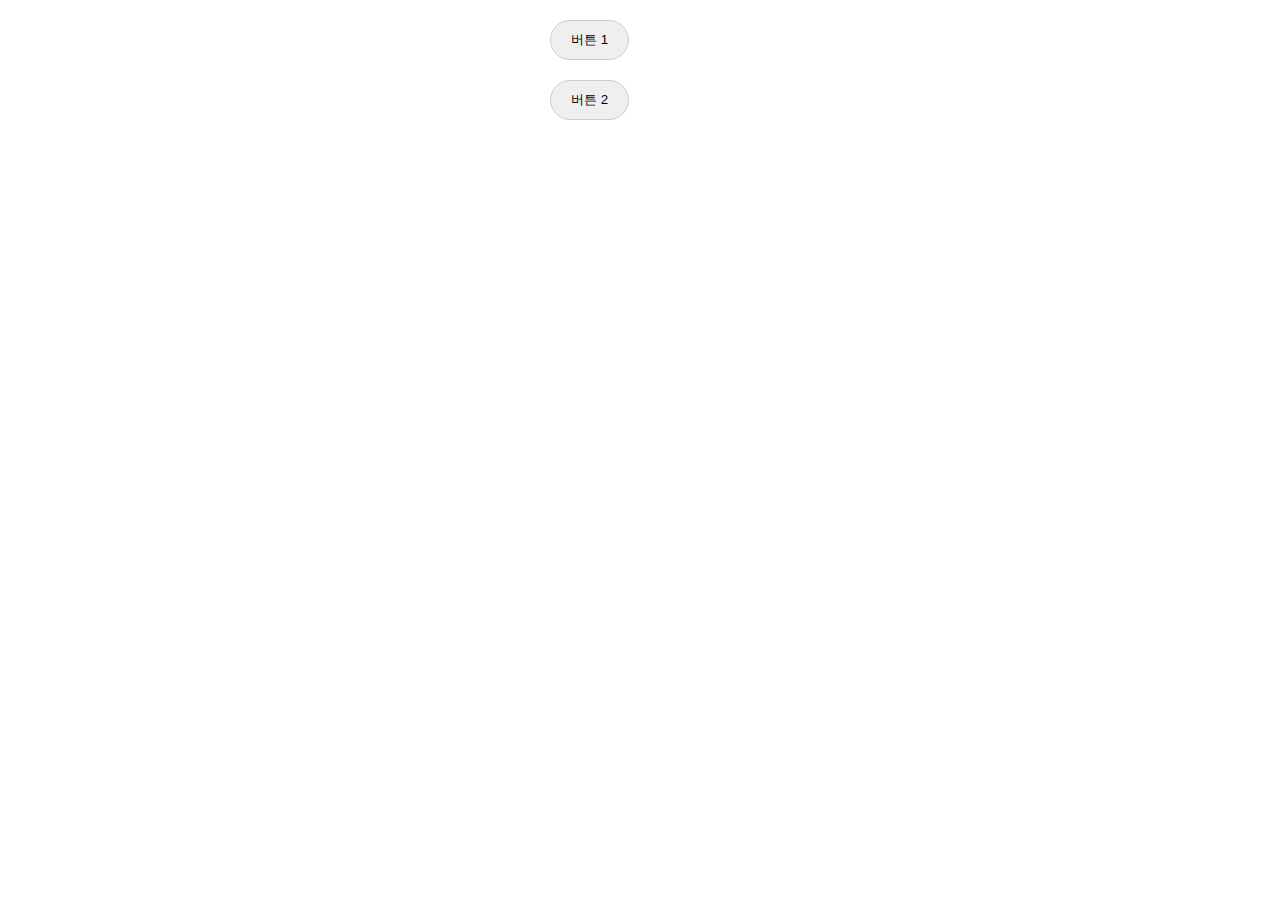
<file: hw250411/HW01.html>
<!DOCTYPE html>
<html lang="en">
  <head>
    <meta charset="UTF-8" />
    <meta name="viewport" content="width=device-width, initial-scale=1.0" />
    <title>여백 조절 연습 과제</title>
    <style>
      button {
        border: 1px solid #ccc;
        border-radius: 20px;
        padding: 10px 20px;
        margin: 10px;
      }
      #container {
        width: 200px;
        margin: 10px auto;
      }
    </style>
  </head>
  <body>
    <div id="container">
      <button>버튼 1</button>
      <button>버튼 2</button>
    </div>
  </body>
</html>
</file>
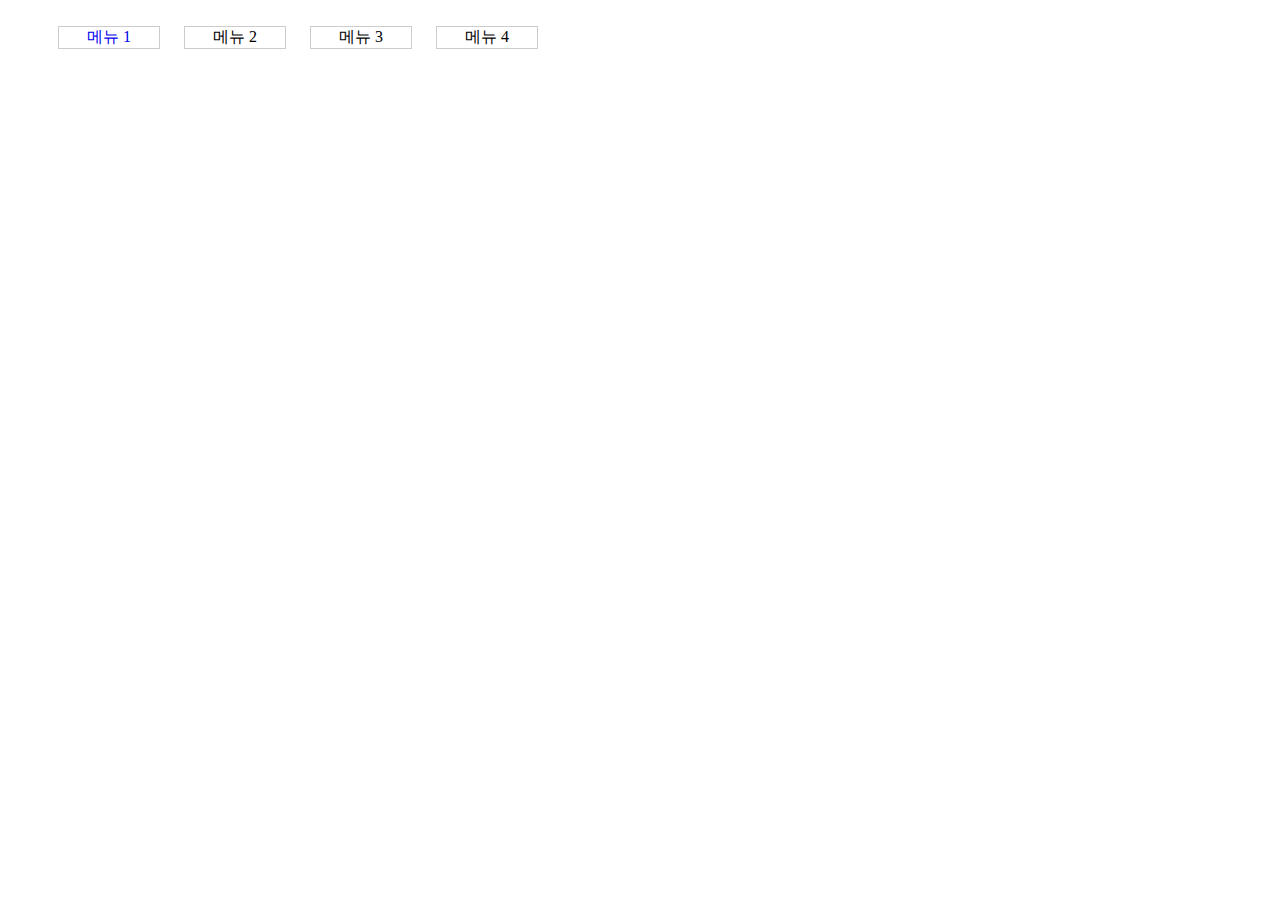
<file: hw250411/HW02.html>
<!DOCTYPE html>
<html lang="en">
  <head>
    <meta charset="UTF-8" />
    <meta name="viewport" content="width=device-width, initial-scale=1.0" />
    <title>박스 모델 배치 과제</title>
    <style>
      a {
        text-decoration: none;
      }
      ul {
        list-style: none;
      }
      li {
        display: inline-block;
        width: 100px;
        border: 1px solid #ccc;
        text-align: center;
        margin: 10px;
      }
    </style>
  </head>
  <body>
    <ul>
      <li><a href="#">메뉴 1</a></li>
      <li><a hrer="#">메뉴 2</a></li>
      <li><a hrer="#">메뉴 3</a></li>
      <li><a hrer="#">메뉴 4</a></li>
    </ul>
  </body>
</html>
</file>
<file: hw250411/HW03.html>
<!DOCTYPE html>
<html lang="en">
<head>
    <meta charset="UTF-8">
    <meta name="viewport" content="width=device-width, initial-scale=1.0">
    <title>Document</title>
    <style>
        a{ text-decoration: none; }
        ul{ list-style: none; }
        li{
            width: 100px;
            border: 1px solid #ccc;
            text-align: center;
            margin: 10px;
            float: left;
        }
    </style>
</head>
<body>
    <ul>
        <li><a href="#">메뉴 1</a></li>
        <li><a href="#">메뉴 2</a></li>
        <li><a href="#">메뉴 3</a></li>
        <li><a href="#">메뉴 4</a></li>
    </ul>
</body>
</html>
</file>
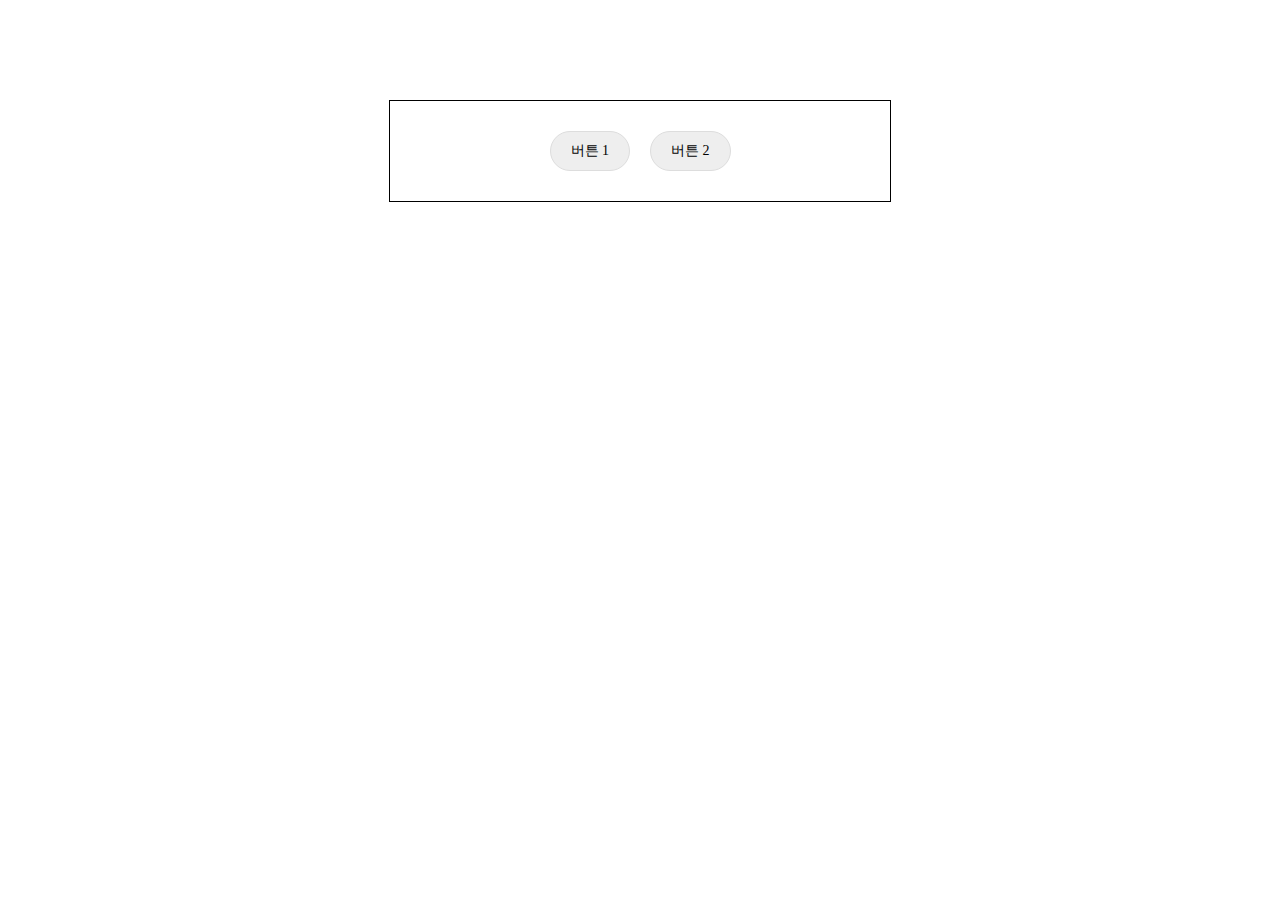
<file: hw250411/HW04.html>
<!DOCTYPE html>
<html lang="en">
  <head>
    <meta charset="UTF-8" />
    <meta name="viewport" content="width=device-width, initial-scale=1.0" />
    <title>레이아웃 버튼 과제</title>

    <style>
      .flexcontainer {
        display: flex;
        justify-content: center;
        align-items: center;

        width: 500px;
        height: 100px;
        margin: 100px auto;
        border: 1px solid black;
      }
      .button {
        padding: 10px 20px;
        background-color: #eee;
        border: 1px solid #ddd;
        border-radius: 20px;
        font-size: 14px;
        margin: 0 10px;
        cursor: pointer;
      }
      .button:hover {
        background-color: #ddd;
      }
    </style>
  </head>
  <body>
    <div class="flexcontainer">
      <div class="button">버튼 1</div>
      <div class="button">버튼 2</div>
    </div>
  </body>
</html>
</file>
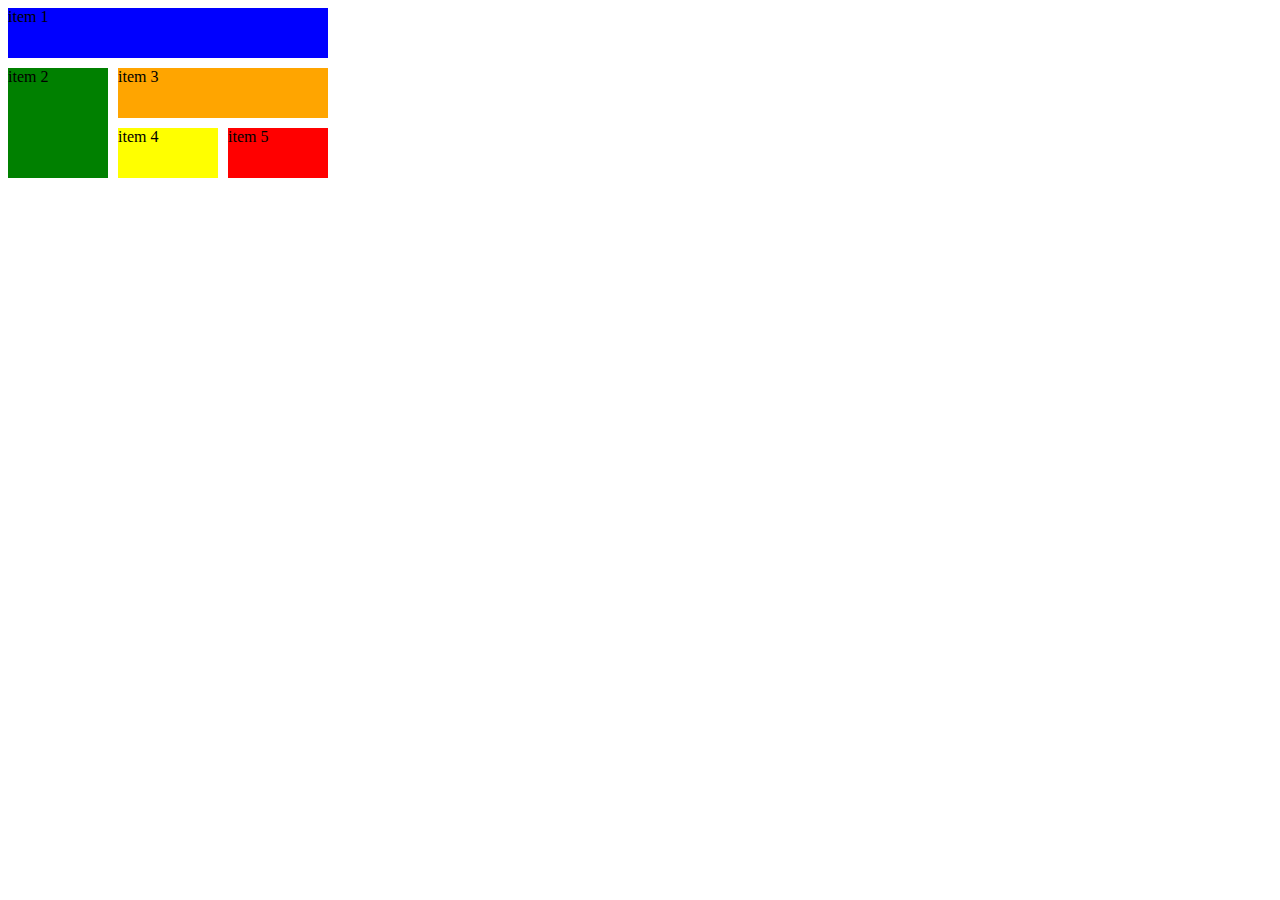
<file: hw250411/HW05.html>
<!DOCTYPE html>
<html lang="en">
<head>
    <meta charset="UTF-8">
    <meta name="viewport" content="width=device-width, initial-scale=1.0">
    <title>Document</title>
    <style>
        .grid-container{
            display: grid;
            grid-template-columns: repeat(3,100px);
            grid-auto-rows: 50px;
            gap:10px 10px;
            grid-template-areas: 
                "box1 box1 box1"
                "box2 box3 box3"
                "box2 box4 box5";
        }
        .item1{ background-color: blue; grid-area: box1;}
        .item2{ background-color: green; grid-area: box2;}
        .item3{ background-color: orange; grid-area: box3;}
        .item4{ background-color: yellow; grid-area: box4;}
        .item5{ background-color: red; grid-area: box5;}
    </style>
</head>
<body class="grid-container">
    <div class="item1">item 1</div>
    <div class="item2">item 2</div>
    <div class="item3">item 3</div>
    <div class="item4">item 4</div>
    <div class="item5">item 5</div>
</body>
</html>
</file>
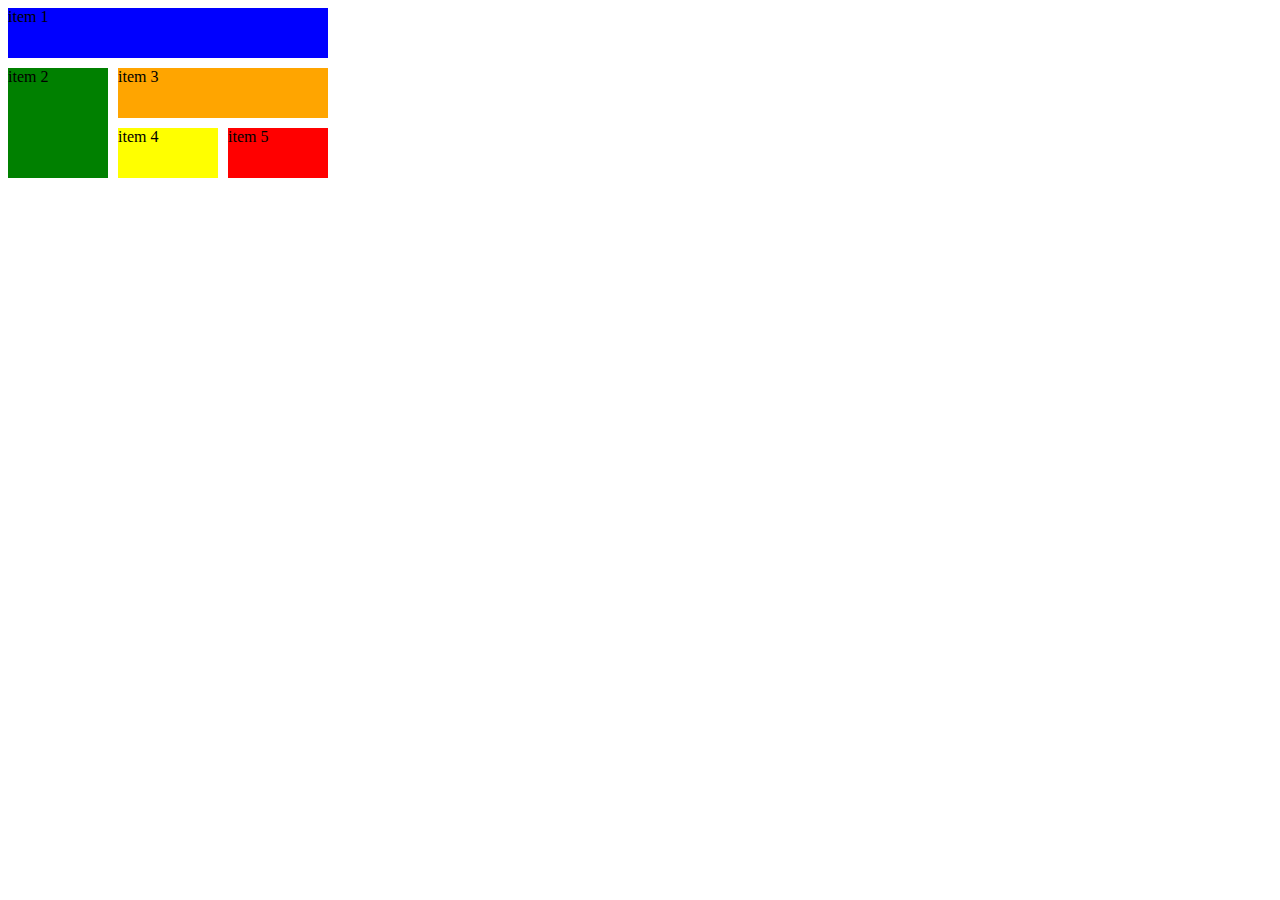
<file: hw250411/HW06.html>
<!DOCTYPE html>
<html lang="en">
<head>
    <meta charset="UTF-8">
    <meta name="viewport" content="width=device-width, initial-scale=1.0">
    <title>Document</title>
    <style>
        .grid-container{
            display: grid;
            grid-template-columns: repeat(3,100px);
            grid-auto-rows: 50px;
            gap:10px 10px;
        }
        .item1{ background-color: blue; grid-column: 1/4;}
        .item2{ background-color: green; grid-row: 2/4;}
        .item3{ background-color: orange; grid-column: 2/4;}
        .item4{ background-color: yellow;}
        .item5{ background-color: red;}
    </style>
</head>
<body class="grid-container">
    <div class="item1">item 1</div>
    <div class="item2">item 2</div>
    <div class="item3">item 3</div>
    <div class="item4">item 4</div>
    <div class="item5">item 5</div>
</body>
</html>
</file>
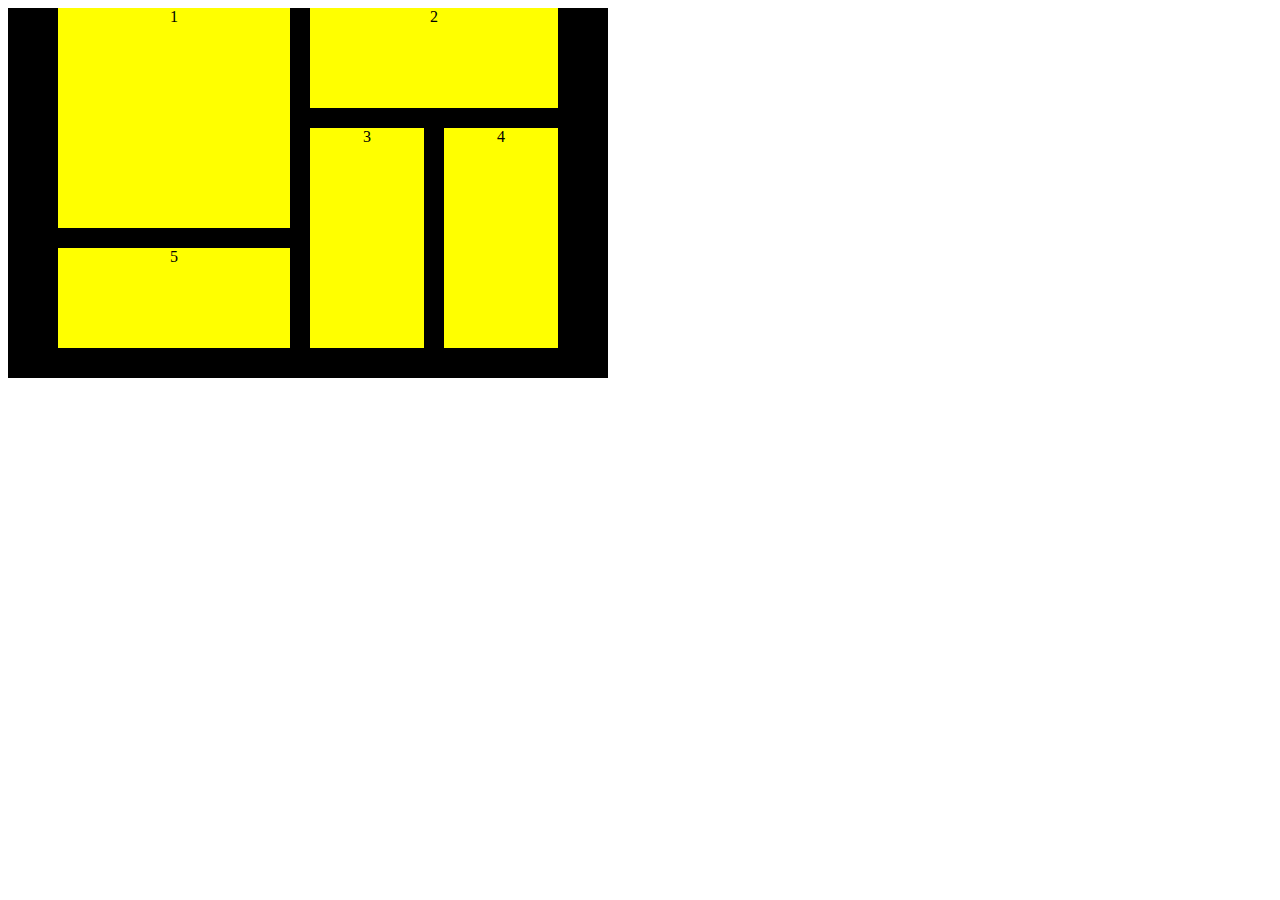
<file: hw250411/HW07.html>
<!DOCTYPE html>
<html lang="en">
<head>
    <meta charset="UTF-8">
    <meta name="viewport" content="width=device-width, initial-scale=1.0">
    <title>Document</title>
    <style>
        .set{
            width: 600px;
            display: flex;
            align-items: center;
            align-content: center;
            justify-content: center;
            background-color: black;
        }
        .back{
            display: grid;
            grid-template-columns: repeat(3,100);
            grid-auto-rows: 100px;
            gap : 20px 20px;
            width: 500px;
            height: 370px;
            grid-template-areas: 
                "box1 box1 box2 box2"
                "box1 box1 box3 box4"
                "box5 box5 box3 box4";
            
            background-color: black;
            
        }
        .back div{
            align-items: center;
            background-color: yellow;
            text-align: center;
        }
        .item1{
            grid-area: box1;
        }
        .item2{
            grid-area: box2;
        }
        .item3{
            grid-area: box3;
        }
        .item4{
            grid-area: box4;
        }
        .item5{
            grid-area: box5;
        }

    </style>
</head>
<body>
    <div class="set">
        <div class="back">
            <div class="item1">1</div>
            <div class="item2">2</div>
            <div class="item3">3</div>
            <div class="item4">4</div>
            <div class="item5">5</div>
        </div>
    </div>
</body>
</html>
</file>
